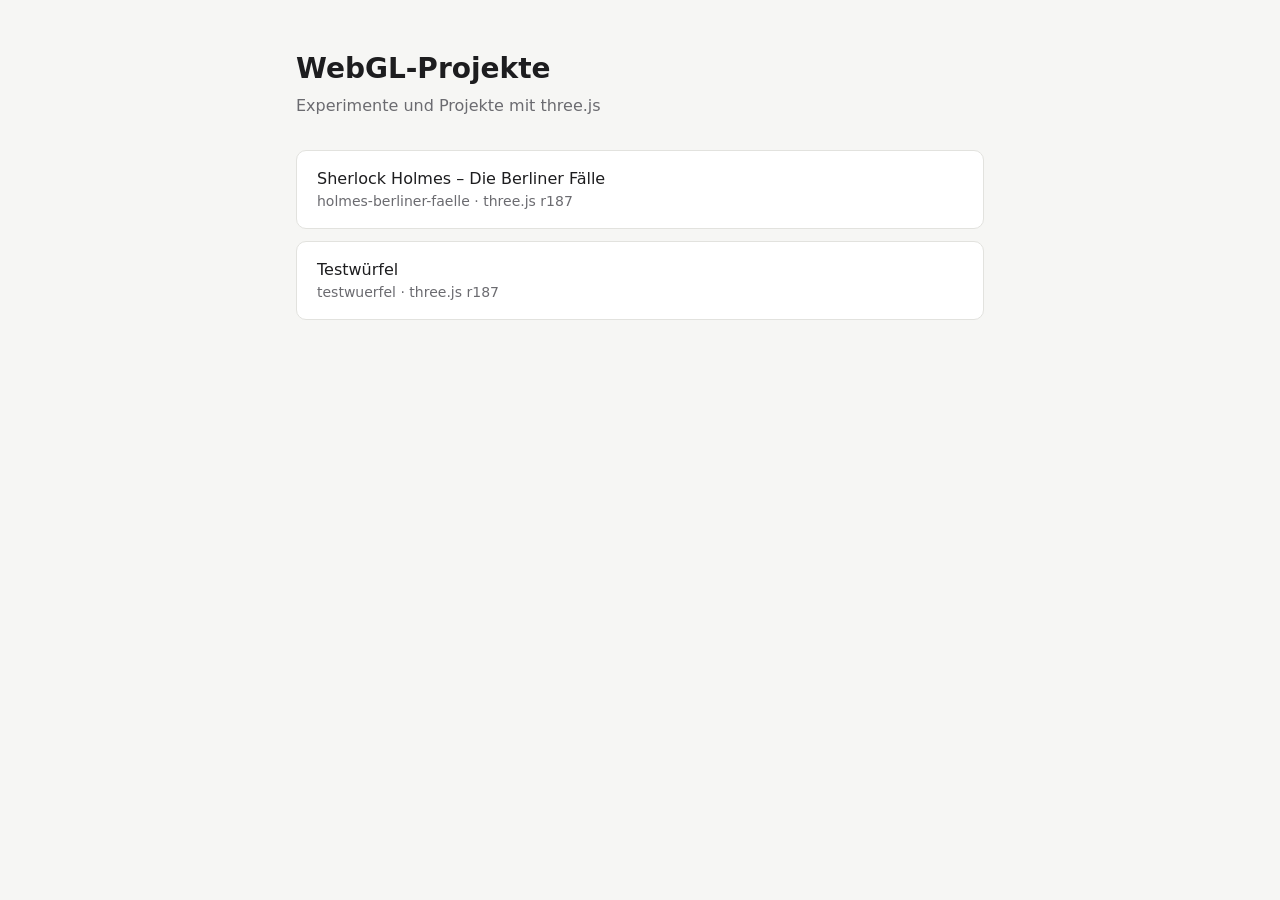
<file: docs/index.html>
<!doctype html>
<html lang="de">
<head>
  <meta charset="utf-8">
  <meta name="viewport" content="width=device-width, initial-scale=1">
  <title>WebGL-Projekte</title>
  <link rel="icon" href="data:,">
  <style>
    :root {
      --hintergrund: #f6f6f4;
      --flaeche: #ffffff;
      --text: #1d1d1f;
      --leise: #6b6b70;
      --akzent: #2f6fdb;
      --rand: #e2e2de;
    }
    @media (prefers-color-scheme: dark) {
      :root {
        --hintergrund: #141416;
        --flaeche: #1e1e21;
        --text: #ececee;
        --leise: #9a9aa2;
        --akzent: #7aa7ff;
        --rand: #2c2c31;
      }
    }
    * { box-sizing: border-box; }
    body {
      margin: 0;
      background: var(--hintergrund);
      color: var(--text);
      font: 16px/1.5 system-ui, -apple-system, "Segoe UI", sans-serif;
    }
    main { max-width: 720px; margin: 0 auto; padding: 48px 16px; }
    h1 { font-size: 28px; margin: 0 0 4px; }
    p.untertitel { color: var(--leise); margin: 0 0 32px; }
    ul.projekte { list-style: none; padding: 0; margin: 0; display: grid; gap: 12px; }
    ul.projekte a {
      display: block;
      padding: 16px 20px;
      background: var(--flaeche);
      border: 1px solid var(--rand);
      border-radius: 10px;
      color: var(--text);
      text-decoration: none;
    }
    ul.projekte a:hover { border-color: var(--akzent); }
    ul.projekte a span { display: block; color: var(--leise); font-size: 14px; }
    p.leer { color: var(--leise); }
  </style>
</head>
<body>
  <main>
    <h1>WebGL-Projekte</h1>
    <p class="untertitel">Experimente und Projekte mit three.js</p>
    <!-- PROJEKTE:START (wird von .claude/scripts/projekte.py gepflegt) -->
    <ul class="projekte">
      <li><a href="holmes-berliner-faelle/">Sherlock Holmes – Die Berliner Fälle<span>holmes-berliner-faelle · three.js r187</span></a></li>
      <li><a href="testwuerfel/">Testwürfel<span>testwuerfel · three.js r187</span></a></li>
    </ul>
    <!-- PROJEKTE:ENDE -->
  </main>
</body>
</html>
</file>
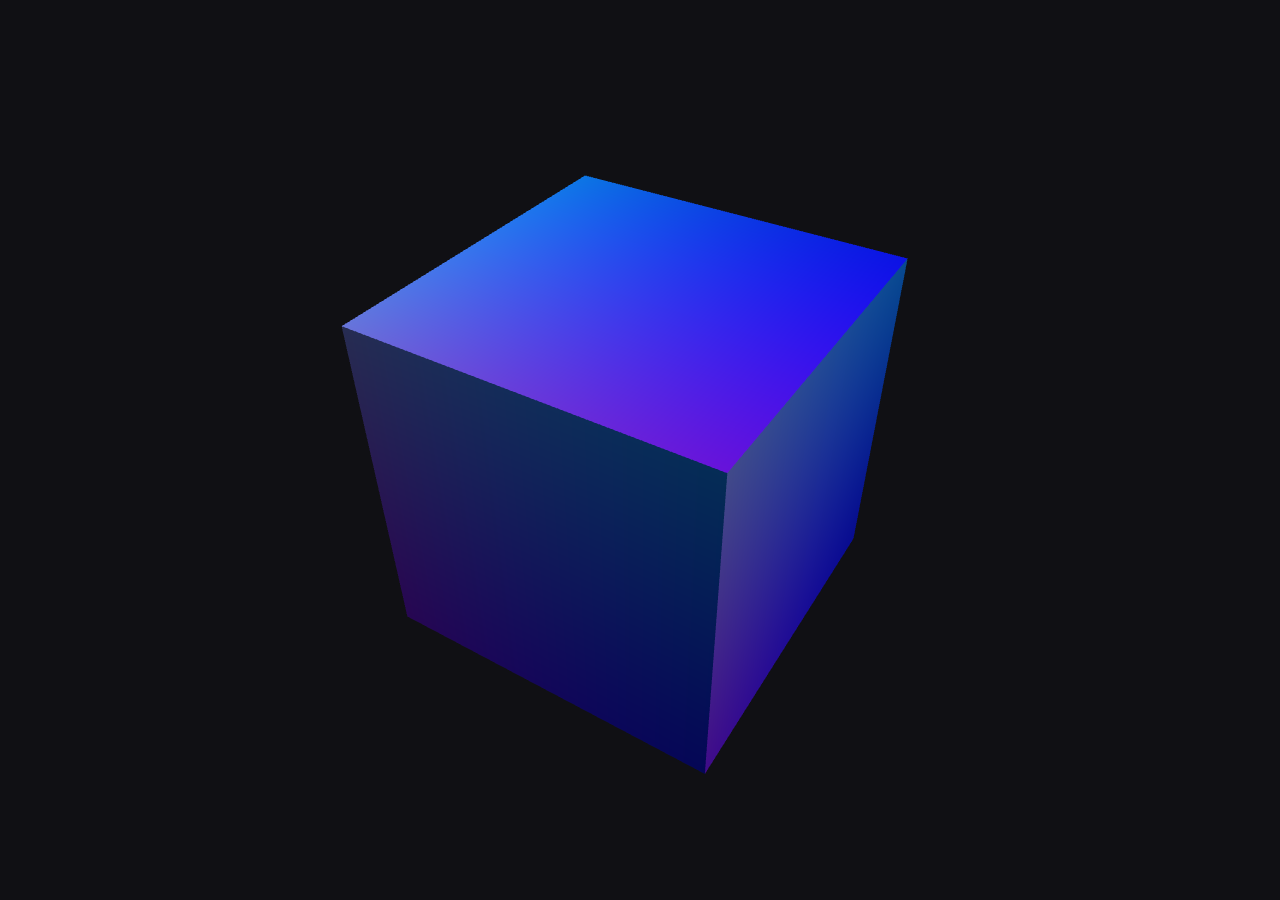
<file: docs/testwuerfel/index.html>
<!doctype html>
<html lang="de">
<head>
  <meta charset="utf-8">
  <meta name="viewport" content="width=device-width, initial-scale=1">
  <title>Testwürfel</title>
  <link rel="icon" href="data:,">
  <link rel="stylesheet" href="style.css">
  <script type="importmap">
    {
      "imports": {
        "three": "../lib/three-r187/three.module.js",
        "three/addons/": "../lib/three-r187/addons/",
        "debug/": "../lib/debug-v1/",
        "render/": "../lib/render-v1/",
        "ressourcen/": "../lib/ressourcen-v1/",
        "shader/": "../lib/shader-v1/"
      }
    }
  </script>
  <script type="module" src="main.js"></script>
</head>
<body>
  <noscript>Dieses Projekt braucht JavaScript und WebGL.</noscript>
</body>
</html>
</file>
<file: docs/testwuerfel/style.css>
html,
body {
  margin: 0;
  height: 100%;
  overflow: hidden;
  background: #101014;
  color: #ececee;
  font: 16px/1.5 system-ui, -apple-system, "Segoe UI", sans-serif;
}
</file>
